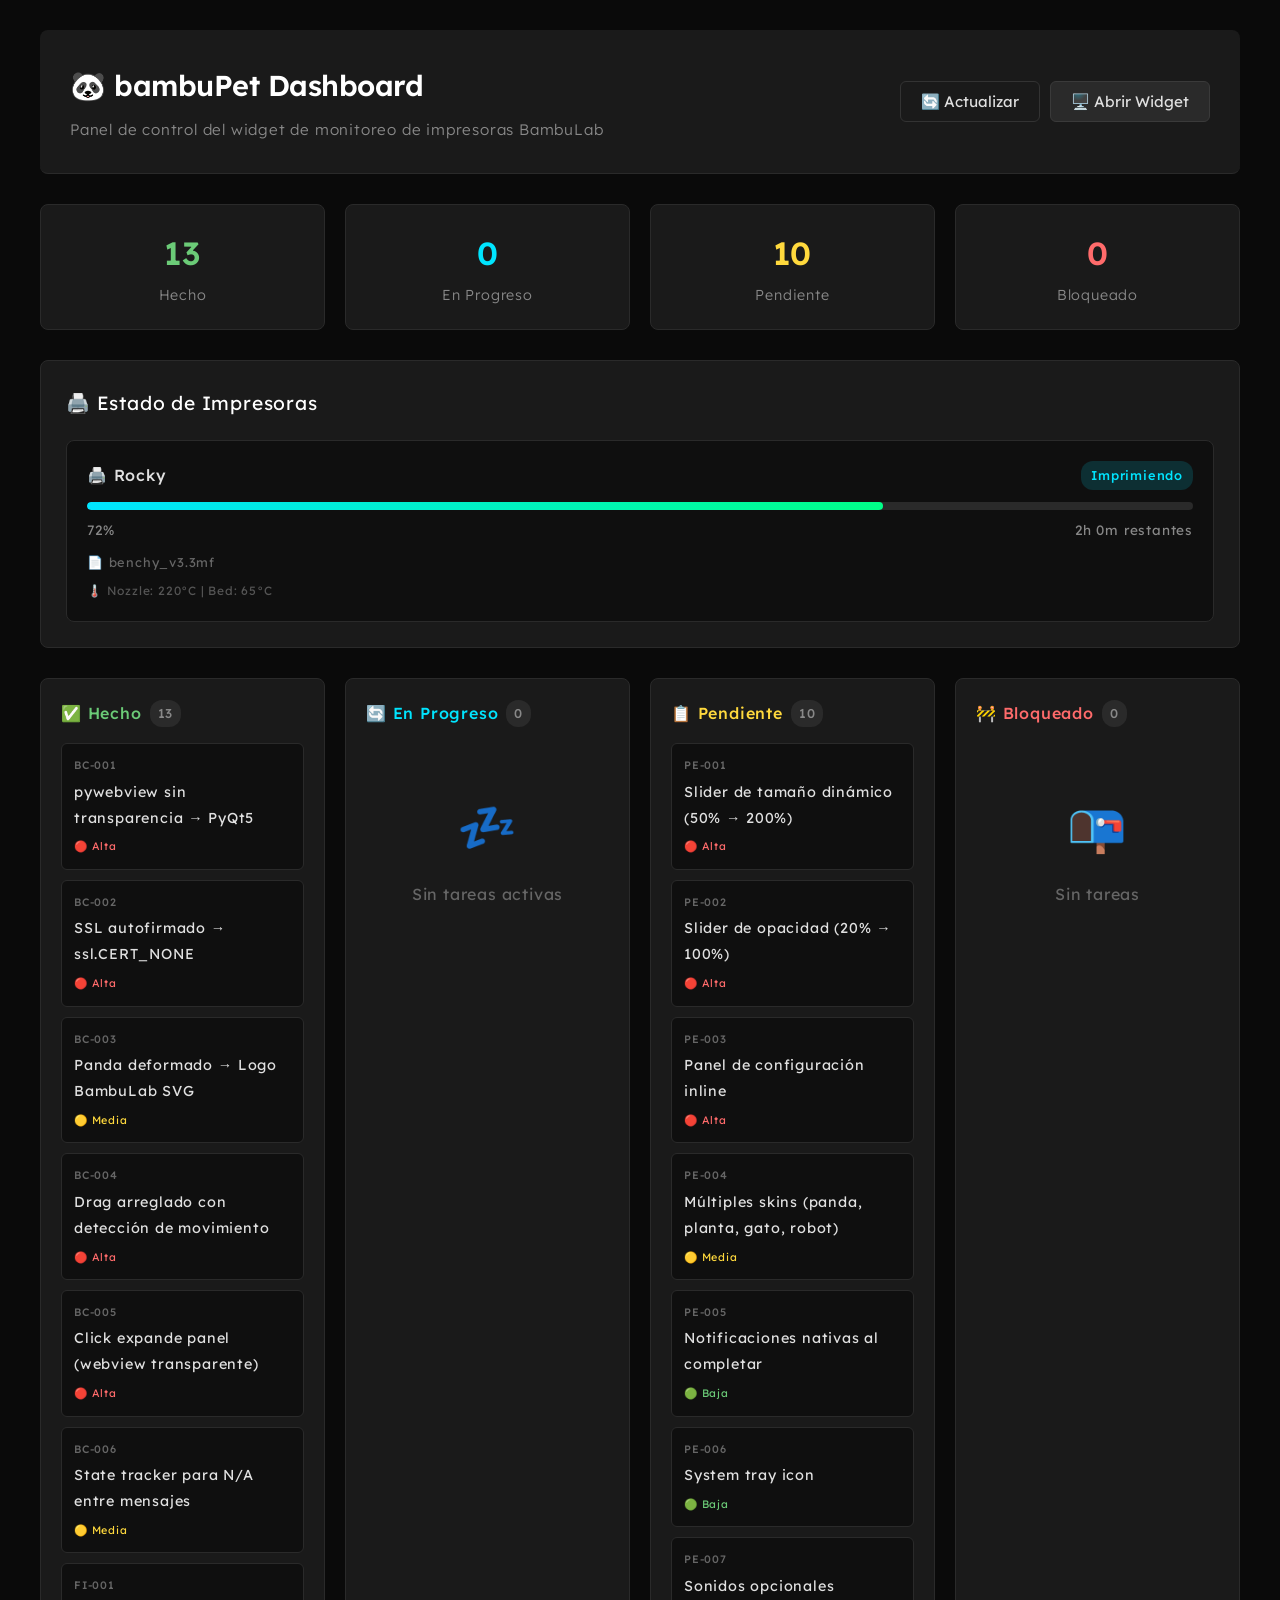
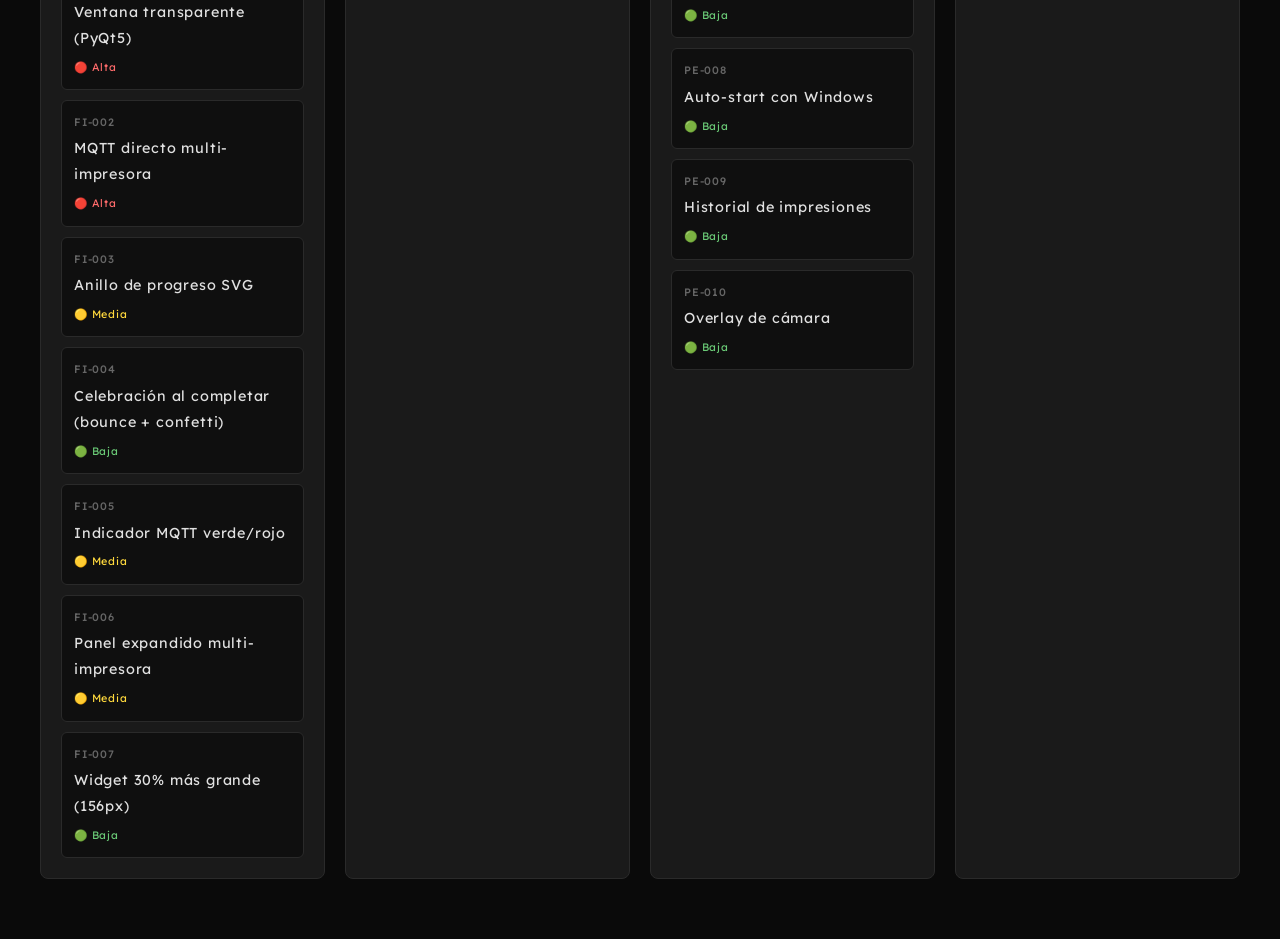
<file: dashboard/index.html>
<!DOCTYPE html>
<html lang="es">
<head>
    <meta charset="UTF-8">
    <meta name="viewport" content="width=device-width, initial-scale=1.0">
    <title>bambuPet — Dashboard</title>
    <link href="https://fonts.googleapis.com/css2?family=Lexend:wght@300;400;500;600;700&display=swap" rel="stylesheet">
    <style>
        /* ============================================
           bambuPet DARK THEME
           ============================================ */
        * { margin: 0; padding: 0; box-sizing: border-box; }
        
        body {
            font-family: 'Lexend', -apple-system, BlinkMacSystemFont, 'Segoe UI', sans-serif;
            background: #0a0a0a;
            color: #e0e0e0;
            min-height: 100vh;
            padding: 30px;
            font-size: 16px;
            line-height: 1.8;
            letter-spacing: 0.05em;
        }
        
        .container {
            max-width: 1200px;
            margin: 0 auto;
        }
        
        /* ============================================
           HEADER
           ============================================ */
        .header {
            background: #1a1a1a;
            padding: 30px;
            border-radius: 8px;
            margin-bottom: 30px;
            border-bottom: 1px solid #2a2a2a;
            display: flex;
            justify-content: space-between;
            align-items: center;
        }
        
        .header h1 {
            color: #ffffff;
            font-size: 1.8em;
            font-weight: 600;
            letter-spacing: -0.5px;
        }
        
        .header p {
            color: #888;
            font-size: 0.95em;
            font-weight: 300;
            margin-top: 4px;
        }
        
        .header-actions {
            display: flex;
            gap: 10px;
        }
        
        /* ============================================
           BUTTONS
           ============================================ */
        button, .btn {
            padding: 10px 20px;
            background: #2a2a2a;
            color: #e0e0e0;
            border: 1px solid #3a3a3a;
            border-radius: 6px;
            font-size: 0.95em;
            cursor: pointer;
            font-weight: 400;
            transition: all 0.2s;
            font-family: inherit;
        }
        
        button:hover, .btn:hover {
            background: #333;
            border-color: #4a4a4a;
        }
        
        button.secondary {
            background: transparent;
            border: 1px solid #333;
        }
        
        button.secondary:hover {
            background: #0f0f0f;
            border-color: #444;
        }
        
        /* ============================================
           STATS BAR
           ============================================ */
        .stats-bar {
            display: grid;
            grid-template-columns: repeat(4, 1fr);
            gap: 20px;
            margin-bottom: 30px;
        }
        
        .stat-card {
            background: #1a1a1a;
            border-radius: 8px;
            padding: 20px;
            border: 1px solid #2a2a2a;
            text-align: center;
        }
        
        .stat-card h3 {
            font-size: 2em;
            font-weight: 600;
            color: #fff;
        }
        
        .stat-card p {
            color: #888;
            font-size: 0.9em;
            font-weight: 300;
        }
        
        .stat-card.done h3 { color: #6bcb77; }
        .stat-card.progress h3 { color: #00e5ff; }
        .stat-card.pending h3 { color: #ffd93d; }
        .stat-card.blocked h3 { color: #ff6b6b; }
        
        /* ============================================
           KANBAN BOARD
           ============================================ */
        .kanban {
            display: grid;
            grid-template-columns: repeat(4, 1fr);
            gap: 20px;
            margin-bottom: 30px;
        }
        
        .kanban-column {
            background: #1a1a1a;
            border-radius: 8px;
            padding: 20px;
            border: 1px solid #2a2a2a;
        }
        
        .kanban-column h3 {
            font-size: 1em;
            font-weight: 500;
            margin-bottom: 15px;
            display: flex;
            align-items: center;
            gap: 8px;
        }
        
        .kanban-column h3 .count {
            background: #2a2a2a;
            padding: 2px 8px;
            border-radius: 12px;
            font-size: 0.8em;
            color: #888;
        }
        
        .kanban-column.done h3 { color: #6bcb77; }
        .kanban-column.progress h3 { color: #00e5ff; }
        .kanban-column.pending h3 { color: #ffd93d; }
        .kanban-column.blocked h3 { color: #ff6b6b; }
        
        .kanban-items {
            display: flex;
            flex-direction: column;
            gap: 10px;
        }
        
        .kanban-item {
            background: #0f0f0f;
            border-radius: 6px;
            padding: 12px;
            border: 1px solid #2a2a2a;
            font-size: 0.9em;
            cursor: pointer;
            transition: all 0.2s;
        }
        
        .kanban-item:hover {
            border-color: #444;
            background: #131313;
        }
        
        .kanban-item .item-id {
            font-size: 0.75em;
            color: #666;
            font-weight: 500;
            margin-bottom: 4px;
        }
        
        .kanban-item .item-title {
            color: #e0e0e0;
            font-weight: 400;
        }
        
        .kanban-item .item-severity {
            margin-top: 6px;
            font-size: 0.75em;
        }
        
        .severity-high { color: #ff6b6b; }
        .severity-medium { color: #ffd93d; }
        .severity-low { color: #6bcb77; }
        
        /* ============================================
           PRINTER STATUS PANEL
           ============================================ */
        .panel {
            background: #1a1a1a;
            border-radius: 8px;
            padding: 25px;
            border: 1px solid #2a2a2a;
            margin-bottom: 30px;
        }
        
        .panel h2 {
            font-size: 1.2em;
            font-weight: 400;
            margin-bottom: 20px;
            color: #fff;
        }
        
        .printer-grid {
            display: grid;
            grid-template-columns: repeat(auto-fit, minmax(300px, 1fr));
            gap: 15px;
        }
        
        .printer-card {
            background: #0f0f0f;
            border-radius: 8px;
            padding: 20px;
            border: 1px solid #2a2a2a;
        }
        
        .printer-card-header {
            display: flex;
            justify-content: space-between;
            align-items: center;
            margin-bottom: 12px;
        }
        
        .printer-name {
            font-weight: 500;
            display: flex;
            align-items: center;
            gap: 6px;
        }
        
        .printer-status {
            font-size: 0.8em;
            padding: 3px 10px;
            border-radius: 12px;
            font-weight: 500;
        }
        
        .status-printing { background: rgba(0, 229, 255, 0.15); color: #00e5ff; }
        .status-idle { background: rgba(100, 100, 100, 0.3); color: #aaa; }
        .status-done { background: rgba(107, 203, 119, 0.15); color: #6bcb77; }
        .status-error { background: rgba(255, 107, 107, 0.15); color: #ff6b6b; }
        .status-paused { background: rgba(255, 217, 61, 0.15); color: #ffd93d; }
        
        .progress-bar {
            width: 100%;
            height: 8px;
            background: #2a2a2a;
            border-radius: 4px;
            overflow: hidden;
            margin-bottom: 8px;
        }
        
        .progress-bar-fill {
            height: 100%;
            background: linear-gradient(90deg, #00e5ff, #00ff88);
            border-radius: 4px;
            transition: width 1s ease;
        }
        
        .printer-meta {
            display: flex;
            justify-content: space-between;
            font-size: 0.85em;
            color: #888;
        }
        
        /* ============================================
           EMPTY STATE
           ============================================ */
        .empty-state {
            text-align: center;
            padding: 40px;
            color: #666;
        }
        
        .empty-state-icon {
            font-size: 48px;
            margin-bottom: 10px;
        }
        
        /* ============================================
           RESPONSIVE
           ============================================ */
        @media (max-width: 1024px) {
            .kanban { grid-template-columns: repeat(2, 1fr); }
            .stats-bar { grid-template-columns: repeat(2, 1fr); }
        }
        
        @media (max-width: 600px) {
            .kanban { grid-template-columns: 1fr; }
            .stats-bar { grid-template-columns: 1fr; }
            body { padding: 15px; }
        }
    </style>
</head>
<body>
    <div class="container">
        <!-- Header -->
        <div class="header">
            <div>
                <h1>🐼 bambuPet Dashboard</h1>
                <p>Panel de control del widget de monitoreo de impresoras BambuLab</p>
            </div>
            <div class="header-actions">
                <button class="secondary" onclick="refreshData()">🔄 Actualizar</button>
                <button onclick="openWidget()">🖥️ Abrir Widget</button>
            </div>
        </div>
        
        <!-- Stats -->
        <div class="stats-bar">
            <div class="stat-card done">
                <h3 id="statDone">13</h3>
                <p>Hecho</p>
            </div>
            <div class="stat-card progress">
                <h3 id="statProgress">0</h3>
                <p>En Progreso</p>
            </div>
            <div class="stat-card pending">
                <h3 id="statPending">10</h3>
                <p>Pendiente</p>
            </div>
            <div class="stat-card blocked">
                <h3 id="statBlocked">0</h3>
                <p>Bloqueado</p>
            </div>
        </div>
        
        <!-- Printer Status -->
        <div class="panel">
            <h2>🖨️ Estado de Impresoras</h2>
            <div class="printer-grid" id="printerGrid">
                <!-- Se llena dinámicamente -->
            </div>
        </div>
        
        <!-- Kanban Board -->
        <div class="kanban">
            <!-- Done -->
            <div class="kanban-column done">
                <h3>✅ Hecho <span class="count">13</span></h3>
                <div class="kanban-items" id="kanbanDone"></div>
            </div>
            
            <!-- In Progress -->
            <div class="kanban-column progress">
                <h3>🔄 En Progreso <span class="count">0</span></h3>
                <div class="kanban-items" id="kanbanProgress"></div>
            </div>
            
            <!-- Pending -->
            <div class="kanban-column pending">
                <h3>📋 Pendiente <span class="count">10</span></h3>
                <div class="kanban-items" id="kanbanPending"></div>
            </div>
            
            <!-- Blocked -->
            <div class="kanban-column blocked">
                <h3>🚧 Bloqueado <span class="count">0</span></h3>
                <div class="kanban-items" id="kanbanBlocked"></div>
            </div>
        </div>
    </div>

    <script>
        // ============================================
        // DATA DEL PROYECTO
        // ============================================
        
        const projectData = {
            done: [
                { id: 'BC-001', title: 'pywebview sin transparencia → PyQt5', severity: 'high' },
                { id: 'BC-002', title: 'SSL autofirmado → ssl.CERT_NONE', severity: 'high' },
                { id: 'BC-003', title: 'Panda deformado → Logo BambuLab SVG', severity: 'medium' },
                { id: 'BC-004', title: 'Drag arreglado con detección de movimiento', severity: 'high' },
                { id: 'BC-005', title: 'Click expande panel (webview transparente)', severity: 'high' },
                { id: 'BC-006', title: 'State tracker para N/A entre mensajes', severity: 'medium' },
                { id: 'FI-001', title: 'Ventana transparente (PyQt5)', severity: 'high' },
                { id: 'FI-002', title: 'MQTT directo multi-impresora', severity: 'high' },
                { id: 'FI-003', title: 'Anillo de progreso SVG', severity: 'medium' },
                { id: 'FI-004', title: 'Celebración al completar (bounce + confetti)', severity: 'low' },
                { id: 'FI-005', title: 'Indicador MQTT verde/rojo', severity: 'medium' },
                { id: 'FI-006', title: 'Panel expandido multi-impresora', severity: 'medium' },
                { id: 'FI-007', title: 'Widget 30% más grande (156px)', severity: 'low' },
            ],
            progress: [],
            pending: [
                { id: 'PE-001', title: 'Slider de tamaño dinámico (50% → 200%)', severity: 'high' },
                { id: 'PE-002', title: 'Slider de opacidad (20% → 100%)', severity: 'high' },
                { id: 'PE-003', title: 'Panel de configuración inline', severity: 'high' },
                { id: 'PE-004', title: 'Múltiples skins (panda, planta, gato, robot)', severity: 'medium' },
                { id: 'PE-005', title: 'Notificaciones nativas al completar', severity: 'low' },
                { id: 'PE-006', title: 'System tray icon', severity: 'low' },
                { id: 'PE-007', title: 'Sonidos opcionales', severity: 'low' },
                { id: 'PE-008', title: 'Auto-start con Windows', severity: 'low' },
                { id: 'PE-009', title: 'Historial de impresiones', severity: 'low' },
                { id: 'PE-010', title: 'Overlay de cámara', severity: 'low' },
            ],
            blocked: []
        };
        
        const printers = [
            {
                name: 'Rocky',
                status: 'printing',
                progress: 72,
                timeRemaining: 120,
                currentFile: 'benchy_v3.3mf',
                nozzleTemp: 220,
                bedTemp: 65
            }
        ];
        
        // ============================================
        // RENDER FUNCTIONS
        // ============================================
        
        function renderKanban() {
            const columns = ['done', 'progress', 'pending', 'blocked'];
            
            columns.forEach(col => {
                const container = document.getElementById('kanban' + col.charAt(0).toUpperCase() + col.slice(1));
                const items = projectData[col];
                
                if (items.length === 0) {
                    container.innerHTML = `
                        <div class="empty-state">
                            <div class="empty-state-icon">${col === 'done' ? '🎉' : col === 'progress' ? '💤' : '📭'}</div>
                            <p>${col === 'done' ? '¡Todo completo!' : col === 'progress' ? 'Sin tareas activas' : 'Sin tareas'}</p>
                        </div>
                    `;
                    return;
                }
                
                container.innerHTML = items.map(item => `
                    <div class="kanban-item">
                        <div class="item-id">${item.id}</div>
                        <div class="item-title">${item.title}</div>
                        <div class="item-severity severity-${item.severity}">
                            ${item.severity === 'high' ? '🔴 Alta' : item.severity === 'medium' ? '🟡 Media' : '🟢 Baja'}
                        </div>
                    </div>
                `).join('');
            });
            
            // Update stats
            document.getElementById('statDone').textContent = projectData.done.length;
            document.getElementById('statProgress').textContent = projectData.progress.length;
            document.getElementById('statPending').textContent = projectData.pending.length;
            document.getElementById('statBlocked').textContent = projectData.blocked.length;
        }
        
        function renderPrinters() {
            const grid = document.getElementById('printerGrid');
            
            if (printers.length === 0) {
                grid.innerHTML = `
                    <div class="empty-state">
                        <div class="empty-state-icon">🖨️</div>
                        <p>No hay impresoras configuradas</p>
                    </div>
                `;
                return;
            }
            
            grid.innerHTML = printers.map(p => {
                const statusLabels = {
                    printing: 'Imprimiendo',
                    idle: 'Inactiva',
                    done: 'Completado',
                    error: 'Error',
                    paused: 'Pausada'
                };
                
                const timeStr = formatTime(p.timeRemaining);
                
                return `
                    <div class="printer-card">
                        <div class="printer-card-header">
                            <div class="printer-name">🖨️ ${p.name}</div>
                            <div class="printer-status status-${p.status}">${statusLabels[p.status]}</div>
                        </div>
                        <div class="progress-bar">
                            <div class="progress-bar-fill" style="width: ${p.progress}%"></div>
                        </div>
                        <div class="printer-meta">
                            <span>${p.progress}%</span>
                            <span>${timeStr}</span>
                        </div>
                        ${p.currentFile ? `<div style="margin-top:8px;font-size:0.8em;color:#666;">📄 ${p.currentFile}</div>` : ''}
                        <div style="margin-top:6px;font-size:0.75em;color:#555;">
                            🌡️ Nozzle: ${p.nozzleTemp}°C | Bed: ${p.bedTemp}°C
                        </div>
                    </div>
                `;
            }).join('');
        }
        
        function formatTime(minutes) {
            if (!minutes || minutes <= 0) return '--:--';
            const h = Math.floor(minutes / 60);
            const m = minutes % 60;
            return h > 0 ? `${h}h ${m}m restantes` : `${m}m restantes`;
        }
        
        function refreshData() {
            // Simulated refresh
            const btn = document.querySelector('button');
            btn.textContent = '⏳ Cargando...';
            setTimeout(() => {
                renderKanban();
                renderPrinters();
                btn.textContent = '🔄 Actualizar';
            }, 500);
        }
        
        function openWidget() {
            // Intentar abrir el widget
            try {
                window.location.href = 'http://localhost:8080';
            } catch (e) {
                alert('El widget debe abrirse manualmente desde run.bat');
            }
        }
        
        // ============================================
        // INIT
        // ============================================
        
        document.addEventListener('DOMContentLoaded', () => {
            renderKanban();
            renderPrinters();
        });
    </script>
</body>
</html>
</file>
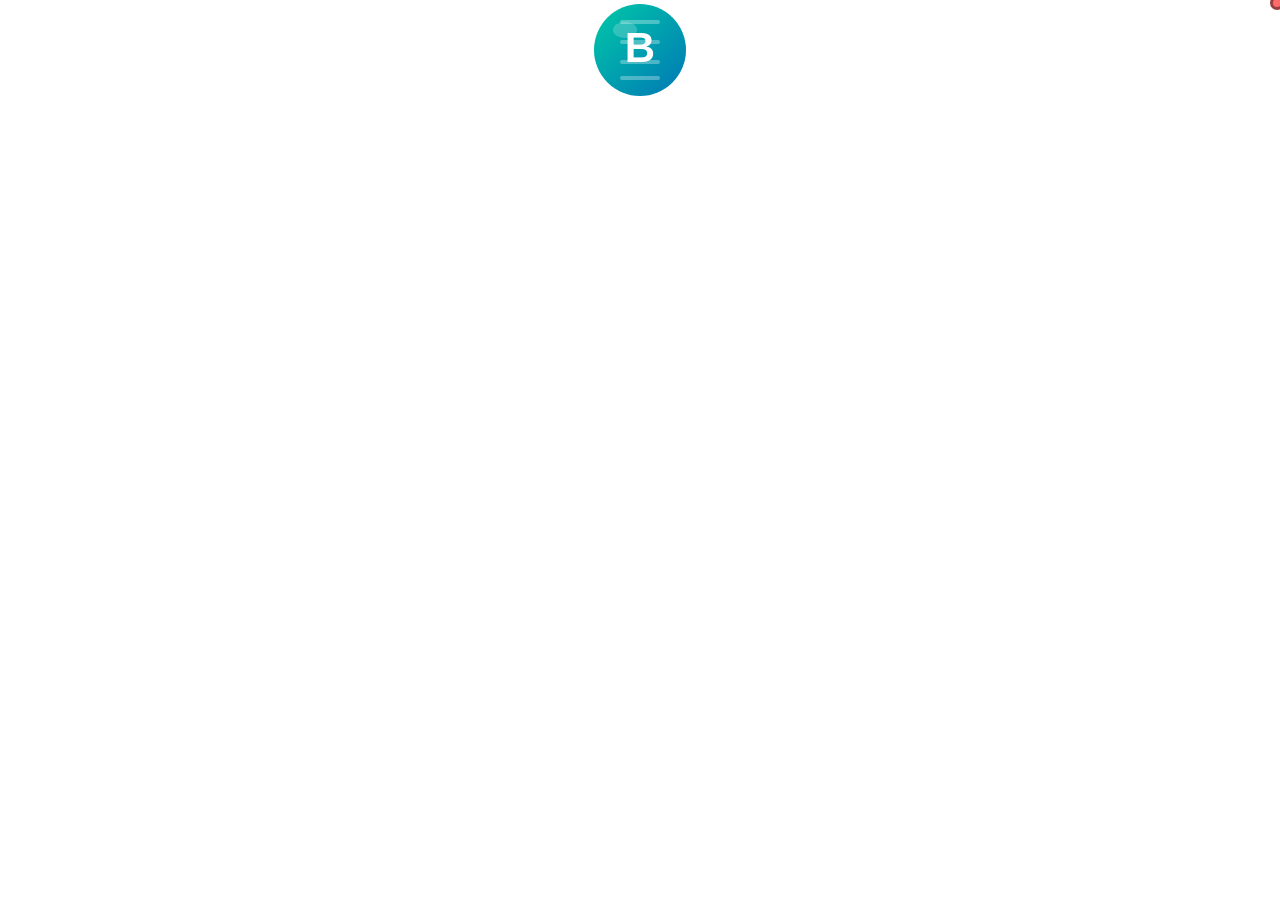
<file: static/index.html>
<!DOCTYPE html>
<html lang="es">
<head>
    <meta charset="UTF-8">
    <meta name="viewport" content="width=device-width, initial-scale=1.0">
    <title>bambuPet</title>
    <style>
        * { margin: 0; padding: 0; box-sizing: border-box; }
        
        body {
            background: transparent !important;
            overflow: hidden;
            font-family: 'Segoe UI', system-ui, sans-serif;
            color: #e0e0e0;
            cursor: pointer;
            user-select: none;
            -webkit-user-select: none;
        }
        
        /* === PET CONTAINER === */
        .pet-container {
            width: 100%;
            height: 100%;
            position: relative;
            display: flex;
            align-items: center;
            justify-content: center;
            transition: all 0.3s ease;
        }
        
        /* === BAMBU LOGO PET === */
        .pet {
            width: 100px;
            height: 100px;
            position: relative;
            transition: transform 0.3s ease;
        }
        
        .pet svg {
            width: 100%;
            height: 100%;
        }
        
        /* === PROGRESS RING === */
        .progress-ring {
            position: absolute;
            top: -8px;
            left: -8px;
            width: 116px;
            height: 116px;
            pointer-events: none;
            opacity: 0;
            transition: opacity 0.3s ease;
        }
        
        .progress-ring.active { opacity: 1; }
        
        .progress-ring svg {
            width: 100%;
            height: 100%;
            transform: rotate(-90deg);
        }
        
        .progress-ring circle {
            fill: none;
            stroke-width: 5;
            stroke-linecap: round;
        }
        
        .progress-bg { stroke: rgba(255,255,255,0.2); }
        
        .progress-fill {
            stroke: #00e5ff;
            transition: stroke-dashoffset 1s ease, stroke 0.5s ease;
        }
        
        /* === PROGRESS TEXT === */
        .progress-text {
            position: absolute;
            bottom: -12px;
            left: 50%;
            transform: translateX(-50%);
            font-size: 14px;
            font-weight: bold;
            color: #fff;
            background: rgba(0, 0, 0, 0.85);
            padding: 3px 10px;
            border-radius: 12px;
            white-space: nowrap;
            opacity: 0;
            transition: opacity 0.3s ease;
            border: 1px solid rgba(255,255,255,0.1);
        }
        
        .progress-text.visible { opacity: 1; }
        
        /* === ANIMATIONS === */
        
        @keyframes breathing {
            0%, 100% { transform: scale(1); }
            50% { transform: scale(1.05); }
        }
        
        .pet-idle { animation: breathing 3s ease-in-out infinite; }
        
        @keyframes pulse-glow {
            0%, 100% { filter: drop-shadow(0 0 6px rgba(0, 229, 255, 0.4)); }
            50% { filter: drop-shadow(0 0 18px rgba(0, 229, 255, 0.9)); }
        }
        
        .pet-printing { animation: pulse-glow 2s ease-in-out infinite; }
        
        @keyframes celebrate-bounce {
            0%   { transform: scale(1) rotate(0deg); }
            20%  { transform: scale(1.3) rotate(-8deg); }
            40%  { transform: scale(1.4) rotate(8deg); }
            60%  { transform: scale(1.3) rotate(-5deg); }
            80%  { transform: scale(1.2) rotate(3deg); }
            100% { transform: scale(1) rotate(0deg); }
        }
        
        .pet.celebrating { animation: celebrate-bounce 0.6s ease-in-out 3; }
        
        @keyframes shake {
            0%, 100% { transform: translateX(0); }
            25% { transform: translateX(-6px); }
            75% { transform: translateX(6px); }
        }
        
        .pet-error {
            animation: shake 0.3s ease-in-out 3;
            filter: drop-shadow(0 0 10px rgba(255, 50, 50, 0.7));
        }
        
        /* === CONFETTI === */
        .confetti-container {
            position: absolute;
            top: -20px;
            left: 50%;
            transform: translateX(-50%);
            width: 120px;
            height: 60px;
            pointer-events: none;
            opacity: 0;
        }
        
        .confetti-container.active { opacity: 1; }
        
        .confetti {
            position: absolute;
            width: 8px;
            height: 8px;
            border-radius: 2px;
            animation: confetti-fall 1.5s ease-out forwards;
        }
        
        @keyframes confetti-fall {
            0%   { opacity: 1; transform: translateY(0) rotate(0deg); }
            100% { opacity: 0; transform: translateY(60px) rotate(720deg); }
        }
        
        .confetti:nth-child(1) { background: #ff6b6b; left: 10%; animation-delay: 0s; }
        .confetti:nth-child(2) { background: #ffd93d; left: 25%; animation-delay: 0.1s; }
        .confetti:nth-child(3) { background: #6bcb77; left: 40%; animation-delay: 0.2s; }
        .confetti:nth-child(4) { background: #4d96ff; left: 55%; animation-delay: 0.05s; }
        .confetti:nth-child(5) { background: #ff6b6b; left: 70%; animation-delay: 0.15s; }
        .confetti:nth-child(6) { background: #ffd93d; left: 85%; animation-delay: 0.25s; }
        .confetti:nth-child(7) { background: #6bcb77; left: 15%; animation-delay: 0.3s; }
        .confetti:nth-child(8) { background: #4d96ff; left: 45%; animation-delay: 0.12s; }
        .confetti:nth-child(9) { background: #ff6b6b; left: 75%; animation-delay: 0.18s; }
        .confetti:nth-child(10) { background: #ffd93d; left: 30%; animation-delay: 0.22s; }
        
        /* === EXPANDED PANEL === */
        .expanded-panel {
            display: none;
            width: 100%;
            height: 100%;
            background: rgba(15, 15, 25, 0.95);
            border-radius: 20px;
            padding: 20px;
            flex-direction: column;
            gap: 12px;
            backdrop-filter: blur(12px);
            border: 1px solid rgba(255, 255, 255, 0.15);
            cursor: default;
        }
        
        .expanded-panel.visible { display: flex; }
        
        .panel-header {
            display: flex;
            align-items: center;
            justify-content: space-between;
            border-bottom: 1px solid rgba(255,255,255,0.1);
            padding-bottom: 10px;
        }
        
        .panel-title {
            font-size: 16px;
            font-weight: bold;
            display: flex;
            align-items: center;
            gap: 8px;
        }
        
        .panel-close {
            background: rgba(255,255,255,0.1);
            border: none;
            color: #aaa;
            cursor: pointer;
            font-size: 18px;
            padding: 4px 8px;
            border-radius: 6px;
            transition: all 0.2s;
        }
        
        .panel-close:hover {
            background: rgba(255,255,255,0.2);
            color: #fff;
        }
        
        /* === PRINTER CARD === */
        .printer-card {
            background: rgba(255, 255, 255, 0.06);
            border-radius: 12px;
            padding: 12px;
            border: 1px solid rgba(255,255,255,0.08);
        }
        
        .printer-card-header {
            display: flex;
            align-items: center;
            justify-content: space-between;
            margin-bottom: 8px;
        }
        
        .printer-name {
            font-size: 14px;
            font-weight: 600;
            display: flex;
            align-items: center;
            gap: 6px;
        }
        
        .printer-status {
            font-size: 11px;
            padding: 3px 8px;
            border-radius: 6px;
            font-weight: 500;
        }
        
        .status-printing { background: rgba(0, 229, 255, 0.2); color: #00e5ff; }
        .status-idle { background: rgba(100, 100, 100, 0.3); color: #aaa; }
        .status-done { background: rgba(107, 203, 119, 0.2); color: #6bcb77; }
        .status-error { background: rgba(255, 107, 107, 0.2); color: #ff6b6b; }
        .status-paused { background: rgba(255, 217, 61, 0.2); color: #ffd93d; }
        
        .progress-bar {
            width: 100%;
            height: 8px;
            background: rgba(255,255,255,0.1);
            border-radius: 4px;
            overflow: hidden;
            margin-bottom: 6px;
        }
        
        .progress-bar-fill {
            height: 100%;
            background: linear-gradient(90deg, #00e5ff, #00ff88);
            border-radius: 4px;
            transition: width 1s ease;
        }
        
        .printer-meta {
            display: flex;
            justify-content: space-between;
            font-size: 11px;
            color: #888;
        }
        
        /* === MQTT STATUS === */
        .mqtt-status {
            position: absolute;
            top: -4px;
            right: -4px;
            width: 14px;
            height: 14px;
            border-radius: 50%;
            background: #666;
            border: 3px solid rgba(0,0,0,0.4);
            transition: background 0.3s ease;
            z-index: 10;
        }
        
        .mqtt-status.connected {
            background: #6bcb77;
            box-shadow: 0 0 10px rgba(107, 203, 119, 0.8);
        }
        
        .mqtt-status.disconnected { background: #ff6b6b; }
        .mqtt-status.connecting {
            background: #ffd93d;
            animation: mqtt-pulse 1s ease-in-out infinite;
        }
        
        @keyframes mqtt-pulse {
            0%, 100% { opacity: 1; }
            50% { opacity: 0.4; }
        }
        
        /* === PRINTER NAME === */
        .printer-name-compact {
            position: absolute;
            top: -10px;
            left: 50%;
            transform: translateX(-50%);
            font-size: 11px;
            color: rgba(255,255,255,0.9);
            background: rgba(0,0,0,0.7);
            padding: 3px 10px;
            border-radius: 8px;
            white-space: nowrap;
            max-width: 120px;
            overflow: hidden;
            text-overflow: ellipsis;
            opacity: 0;
            transition: opacity 0.3s ease;
            z-index: 10;
        }
        
        .printer-name-compact.visible { opacity: 1; }
        
        /* === SLIDERS === */
        .slider-container {
            padding: 10px 0;
            border-top: 1px solid rgba(255,255,255,0.1);
            margin-top: 8px;
        }

        .slider-row {
            display: flex;
            align-items: center;
            gap: 10px;
            margin-bottom: 8px;
        }

        .slider-label {
            font-size: 11px;
            color: #aaa;
            min-width: 55px;
        }

        .slider-row input[type="range"] {
            flex: 1;
            height: 4px;
            -webkit-appearance: none;
            background: rgba(255,255,255,0.15);
            border-radius: 2px;
            outline: none;
        }

        .slider-row input[type="range"]::-webkit-slider-thumb {
            -webkit-appearance: none;
            width: 14px;
            height: 14px;
            border-radius: 50%;
            background: #00e5ff;
            cursor: pointer;
            box-shadow: 0 0 6px rgba(0,229,255,0.5);
        }

        .slider-value {
            font-size: 11px;
            color: #00e5ff;
            min-width: 32px;
            text-align: right;
        }
        .no-printers {
            text-align: center;
            color: #888;
            font-size: 13px;
            padding: 20px;
        }
        
        .no-printers-icon {
            font-size: 36px;
            margin-bottom: 8px;
        }
    </style>
</head>
<body>
    <!-- Vista compacta -->
    <div class="compact-view" id="compactView">
        <div class="pet-container">
            <!-- MQTT indicator -->
            <div class="mqtt-status disconnected" id="mqttStatus"></div>
            
            <!-- Printer name -->
            <div class="printer-name-compact" id="printerNameCompact"></div>
            
            <!-- Progress ring -->
            <div class="progress-ring" id="progressRing">
                <svg viewBox="0 0 100 100">
                    <circle class="progress-bg" cx="50" cy="50" r="42"/>
                    <circle class="progress-fill" id="progressCircle" cx="50" cy="50" r="42"
                        stroke-dasharray="263.89" stroke-dashoffset="263.89"/>
                </svg>
            </div>
            
            <!-- Confetti -->
            <div class="confetti-container" id="confetti">
                <div class="confetti"></div><div class="confetti"></div><div class="confetti"></div>
                <div class="confetti"></div><div class="confetti"></div><div class="confetti"></div>
                <div class="confetti"></div><div class="confetti"></div><div class="confetti"></div>
                <div class="confetti"></div>
            </div>
            
            <!-- BambuLab Logo Pet -->
            <div class="pet pet-idle" id="panda">
                <svg viewBox="0 0 100 100" xmlns="http://www.w3.org/2000/svg">
                    <!-- Background circle with gradient -->
                    <defs>
                        <linearGradient id="bambuGrad" x1="0%" y1="0%" x2="100%" y2="100%">
                            <stop offset="0%" style="stop-color:#00c9a7"/>
                            <stop offset="100%" style="stop-color:#0077b6"/>
                        </linearGradient>
                    </defs>
                    <circle cx="50" cy="50" r="46" fill="url(#bambuGrad)"/>
                    
                    <!-- Bamboo nodes -->
                    <rect x="30" y="20" width="40" height="4" rx="2" fill="rgba(255,255,255,0.3)"/>
                    <rect x="30" y="40" width="40" height="4" rx="2" fill="rgba(255,255,255,0.3)"/>
                    <rect x="30" y="60" width="40" height="4" rx="2" fill="rgba(255,255,255,0.3)"/>
                    <rect x="30" y="76" width="40" height="4" rx="2" fill="rgba(255,255,255,0.3)"/>
                    
                    <!-- B letter -->
                    <text x="50" y="62" text-anchor="middle" font-family="Arial, sans-serif" font-size="42" font-weight="bold" fill="#ffffff">B</text>
                    
                    <!-- Highlight -->
                    <ellipse cx="35" cy="30" rx="12" ry="8" fill="rgba(255,255,255,0.2)"/>
                </svg>
            </div>
            
            <!-- Progress text -->
            <div class="progress-text" id="progressText">0%</div>
        </div>
    </div>
    
    <!-- Vista expandida -->
    <div class="expanded-panel" id="expandedPanel">
        <div class="panel-header">
            <div class="panel-title">🐼 bambuPet <span id="mqttBadge" style="font-size:11px;color:#888;font-weight:normal;"></span></div>
            <button class="panel-close" id="btnClose" title="Minimizar">✕</button>
        </div>
        <div id="printersList"></div>

        <!-- Sliders de tamaño y opacidad -->
        <div class="slider-container">
            <div class="slider-row">
                <span class="slider-label">📐 Tamaño</span>
                <input type="range" id="sliderSize" min="50" max="200" value="100">
                <span class="slider-value" id="valSize">100%</span>
            </div>
            <div class="slider-row">
                <span class="slider-label">🔍 Opacidad</span>
                <input type="range" id="sliderOpacity" min="20" max="100" value="95">
                <span class="slider-value" id="valOpacity">95%</span>
            </div>
        </div>
    </div>

    <script>
        window.bambuPet = {
            state: { authenticated: false, printers: [] },
            elements: {},
            
            init() {
                this.elements = {
                    panda: document.getElementById('panda'),
                    progressRing: document.getElementById('progressRing'),
                    progressCircle: document.getElementById('progressCircle'),
                    progressText: document.getElementById('progressText'),
                    confetti: document.getElementById('confetti'),
                    compactView: document.getElementById('compactView'),
                    expandedPanel: document.getElementById('expandedPanel'),
                    printersList: document.getElementById('printersList'),
                    btnClose: document.getElementById('btnClose'),
                    mqttStatus: document.getElementById('mqttStatus'),
                    printerNameCompact: document.getElementById('printerNameCompact'),
                    sliderSize: document.getElementById('sliderSize'),
                    sliderOpacity: document.getElementById('sliderOpacity'),
                    valSize: document.getElementById('valSize'),
                    valOpacity: document.getElementById('valOpacity')
                };
                
                this.elements.btnClose.addEventListener('click', (e) => {
                    e.stopPropagation();
                    this.collapse();
                });
                
                this.initSliders();
                console.log('🐼 bambuPet frontend listo');
            },
            
            initSliders() {
                const savedSize = localStorage.getItem('bambuPet_size');
                const savedOpacity = localStorage.getItem('bambuPet_opacity');
                
                if (savedSize) {
                    this.elements.sliderSize.value = savedSize;
                    this.elements.valSize.textContent = savedSize + '%';
                    this.applySize(savedSize);
                }
                
                if (savedOpacity) {
                    this.elements.sliderOpacity.value = savedOpacity;
                    this.elements.valOpacity.textContent = savedOpacity + '%';
                    this.applyOpacity(savedOpacity);
                }
                
                this.elements.sliderSize.addEventListener('input', (e) => {
                    const val = e.target.value;
                    this.elements.valSize.textContent = val + '%';
                    this.applySize(val);
                    localStorage.setItem('bambuPet_size', val);
                    window.bambuPetAPI.receive_message('scale', val);
                });
                
                this.elements.sliderOpacity.addEventListener('input', (e) => {
                    const val = e.target.value;
                    this.elements.valOpacity.textContent = val + '%';
                    this.applyOpacity(val);
                    localStorage.setItem('bambuPet_opacity', val);
                    window.bambuPetAPI.receive_message('opacity', val);
                });
            },
            
            applySize(percent) {
                const scale = percent / 100;
                const petContainer = document.querySelector('.pet-container');
                if (petContainer) {
                    petContainer.style.transform = `scale(${scale})`;
                }
                const pet = document.querySelector('.pet');
                if (pet) {
                    pet.style.transform = `scale(${scale})`;
                }
            },
            
            applyOpacity(percent) {
                const opacity = percent / 100;
                document.body.style.opacity = opacity;
            },
            
            updateState(data) {
                this.state = data;
                this.render();
            },
            
            render() {
                const printers = this.state.printers || [];
                const mqttStatus = this.state.mqtt_status || {};
                
                this.updateMqttIndicator(mqttStatus);
                this.updateMqttBadge(mqttStatus);
                
                if (printers.length === 0) {
                    this.renderNoPrinters();
                    return;
                }
                
                const activePrinter = this.getActivePrinter(printers);
                
                if (activePrinter) {
                    this.updatePetState(activePrinter);
                    if (this.elements.printerNameCompact) {
                        this.elements.printerNameCompact.textContent = activePrinter.name || 'Printer';
                        this.elements.printerNameCompact.classList.add('visible');
                    }
                }
                
                this.renderPrintersList(printers);
            },
            
            updateMqttIndicator(mqttStatus) {
                const el = this.elements.mqttStatus;
                if (!el) return;
                el.className = 'mqtt-status';
                
                if (mqttStatus.connected > 0) {
                    el.classList.add('connected');
                    el.title = `${mqttStatus.connected}/${mqttStatus.total} conectadas`;
                } else if (mqttStatus.total > 0) {
                    el.classList.add('disconnected');
                    el.title = 'Sin conexión';
                } else {
                    el.classList.add('connecting');
                    el.title = 'Buscando...';
                }
            },
            
            updateMqttBadge(mqttStatus) {
                const el = document.getElementById('mqttBadge');
                if (!el) return;
                if (mqttStatus.connected > 0) {
                    el.textContent = `(${mqttStatus.connected}/${mqttStatus.total} conectadas)`;
                } else if (mqttStatus.total > 0) {
                    el.textContent = '(sin conexión)';
                } else {
                    el.textContent = '';
                }
            },
            
            getActivePrinter(printers) {
                const printing = printers.filter(p => p.status === 'printing');
                if (printing.length > 0) {
                    return printing.reduce((a, b) => (a.progress || 0) > (b.progress || 0) ? a : b);
                }
                const paused = printers.filter(p => p.status === 'paused');
                if (paused.length > 0) return paused[0];
                const done = printers.filter(p => p.status === 'done');
                if (done.length > 0) return done[0];
                return printers[0];
            },
            
            updatePetState(printer) {
                const { panda, progressRing, progressCircle, progressText } = this.elements;
                const progress = printer.progress || 0;
                const status = printer.status || 'idle';
                
                panda.className = 'pet';
                const circumference = 263.89;
                const offset = circumference - (progress / 100) * circumference;
                
                switch (status) {
                    case 'printing':
                        panda.classList.add('pet-printing');
                        progressRing.classList.add('active');
                        progressText.classList.add('visible');
                        progressText.textContent = `${Math.round(progress)}%`;
                        progressCircle.style.strokeDashoffset = offset;
                        if (progress > 80) progressCircle.style.stroke = '#6bcb77';
                        else if (progress > 50) progressCircle.style.stroke = '#00ff88';
                        else progressCircle.style.stroke = '#00e5ff';
                        break;
                    case 'done':
                        panda.classList.add('pet-idle');
                        progressRing.classList.remove('active');
                        progressText.classList.add('visible');
                        progressText.textContent = '✓ Listo';
                        this.celebrate();
                        break;
                    case 'error':
                        panda.classList.add('pet-error');
                        progressRing.classList.remove('active');
                        progressText.classList.remove('visible');
                        break;
                    case 'paused':
                        panda.classList.add('pet-idle');
                        progressRing.classList.add('active');
                        progressText.classList.add('visible');
                        progressText.textContent = `⏸ ${Math.round(progress)}%`;
                        progressCircle.style.stroke = '#ffd93d';
                        progressCircle.style.strokeDashoffset = offset;
                        break;
                    default:
                        panda.classList.add('pet-idle');
                        progressRing.classList.remove('active');
                        progressText.classList.remove('visible');
                }
            },
            
            celebrate() {
                const { panda, confetti } = this.elements;
                panda.classList.add('celebrating');
                confetti.classList.add('active');
                setTimeout(() => {
                    panda.classList.remove('celebrating');
                    confetti.classList.remove('active');
                }, 3000);
            },
            
            // FIX: Escapar HTML para prevenir XSS
            escapeHtml(text) {
                const div = document.createElement('div');
                div.textContent = text;
                return div.innerHTML;
            },
            
            renderPrintersList(printers) {
                const container = this.elements.printersList;
                container.innerHTML = ''; // Limpiar
                
                if (printers.length === 0) {
                    container.innerHTML = `<div class="no-printers"><div class="no-printers-icon">📭</div><div>Sin impresoras</div></div>`;
                    return;
                }
                
                // FIX: Usar createElement en lugar de innerHTML para prevenir XSS
                printers.forEach(p => {
                    const progress = p.progress || 0;
                    const statusClass = this.getStatusClass(p.status);
                    const statusLabel = this.getStatusLabel(p.status);
                    const timeStr = this.formatTime(p.time_remaining);
                    const safeName = this.escapeHtml(p.name || 'Printer');
                    const safeFile = this.escapeHtml(p.current_file || '');
                    
                    const card = document.createElement('div');
                    card.className = 'printer-card';
                    
                    const header = document.createElement('div');
                    header.className = 'printer-card-header';
                    
                    const nameEl = document.createElement('div');
                    nameEl.className = 'printer-name';
                    nameEl.textContent = `🖨️ ${safeName}`;
                    
                    const statusEl = document.createElement('div');
                    statusEl.className = `printer-status ${statusClass}`;
                    statusEl.textContent = statusLabel;
                    
                    header.appendChild(nameEl);
                    header.appendChild(statusEl);
                    
                    const progressBar = document.createElement('div');
                    progressBar.className = 'progress-bar';
                    const progressFill = document.createElement('div');
                    progressFill.className = 'progress-bar-fill';
                    progressFill.style.width = `${progress}%`;
                    progressBar.appendChild(progressFill);
                    
                    const meta = document.createElement('div');
                    meta.className = 'printer-meta';
                    const percentSpan = document.createElement('span');
                    percentSpan.textContent = `${Math.round(progress)}%`;
                    const timeSpan = document.createElement('span');
                    timeSpan.textContent = timeStr;
                    meta.appendChild(percentSpan);
                    meta.appendChild(timeSpan);
                    
                    card.appendChild(header);
                    card.appendChild(progressBar);
                    card.appendChild(meta);
                    
                    if (safeFile) {
                        const fileEl = document.createElement('div');
                        fileEl.style.cssText = 'font-size:10px;color:#666;margin-top:4px;white-space:nowrap;overflow:hidden;text-overflow:ellipsis;';
                        fileEl.textContent = `📄 ${safeFile}`;
                        card.appendChild(fileEl);
                    }
                    
                    container.appendChild(card);
                });
            },
            
            renderNoPrinters() {
                const { panda, progressRing, progressText } = this.elements;
                panda.className = 'pet pet-idle';
                progressRing.classList.remove('active');
                progressText.classList.remove('visible');
                if (this.elements.printerNameCompact) {
                    this.elements.printerNameCompact.classList.remove('visible');
                }
                this.elements.printersList.innerHTML = `
                    <div class="no-printers">
                        <div class="no-printers-icon">🔍</div>
                        <div>Buscando impresoras...</div>
                        <div style="font-size:10px;margin-top:4px;">Verifica config.json</div>
                    </div>
                `;
            },
            
            getStatusClass(status) {
                const map = { 'printing': 'status-printing', 'idle': 'status-idle', 'done': 'status-done', 'error': 'status-error', 'paused': 'status-paused' };
                return map[status] || 'status-idle';
            },
            
            getStatusLabel(status) {
                const map = { 'printing': 'Imprimiendo', 'idle': 'Inactiva', 'done': 'Completado', 'error': 'Error', 'paused': 'Pausada' };
                return map[status] || status;
            },
            
            formatTime(minutes) {
                if (!minutes || minutes <= 0) return '--:--';
                const h = Math.floor(minutes / 60);
                const m = minutes % 60;
                return h > 0 ? `${h}h ${m}m` : `${m}m`;
            },
            
            expand() {
                this.elements.compactView.style.display = 'none';
                this.elements.expandedPanel.classList.add('visible');
            },
            
            collapse() {
                this.elements.compactView.style.display = 'flex';
                this.elements.expandedPanel.classList.remove('visible');
            }
        };
        
        if (document.readyState === 'loading') {
            document.addEventListener('DOMContentLoaded', () => window.bambuPet.init());
        } else {
            window.bambuPet.init();
        }
    </script>
</body>
</html>
</file>
